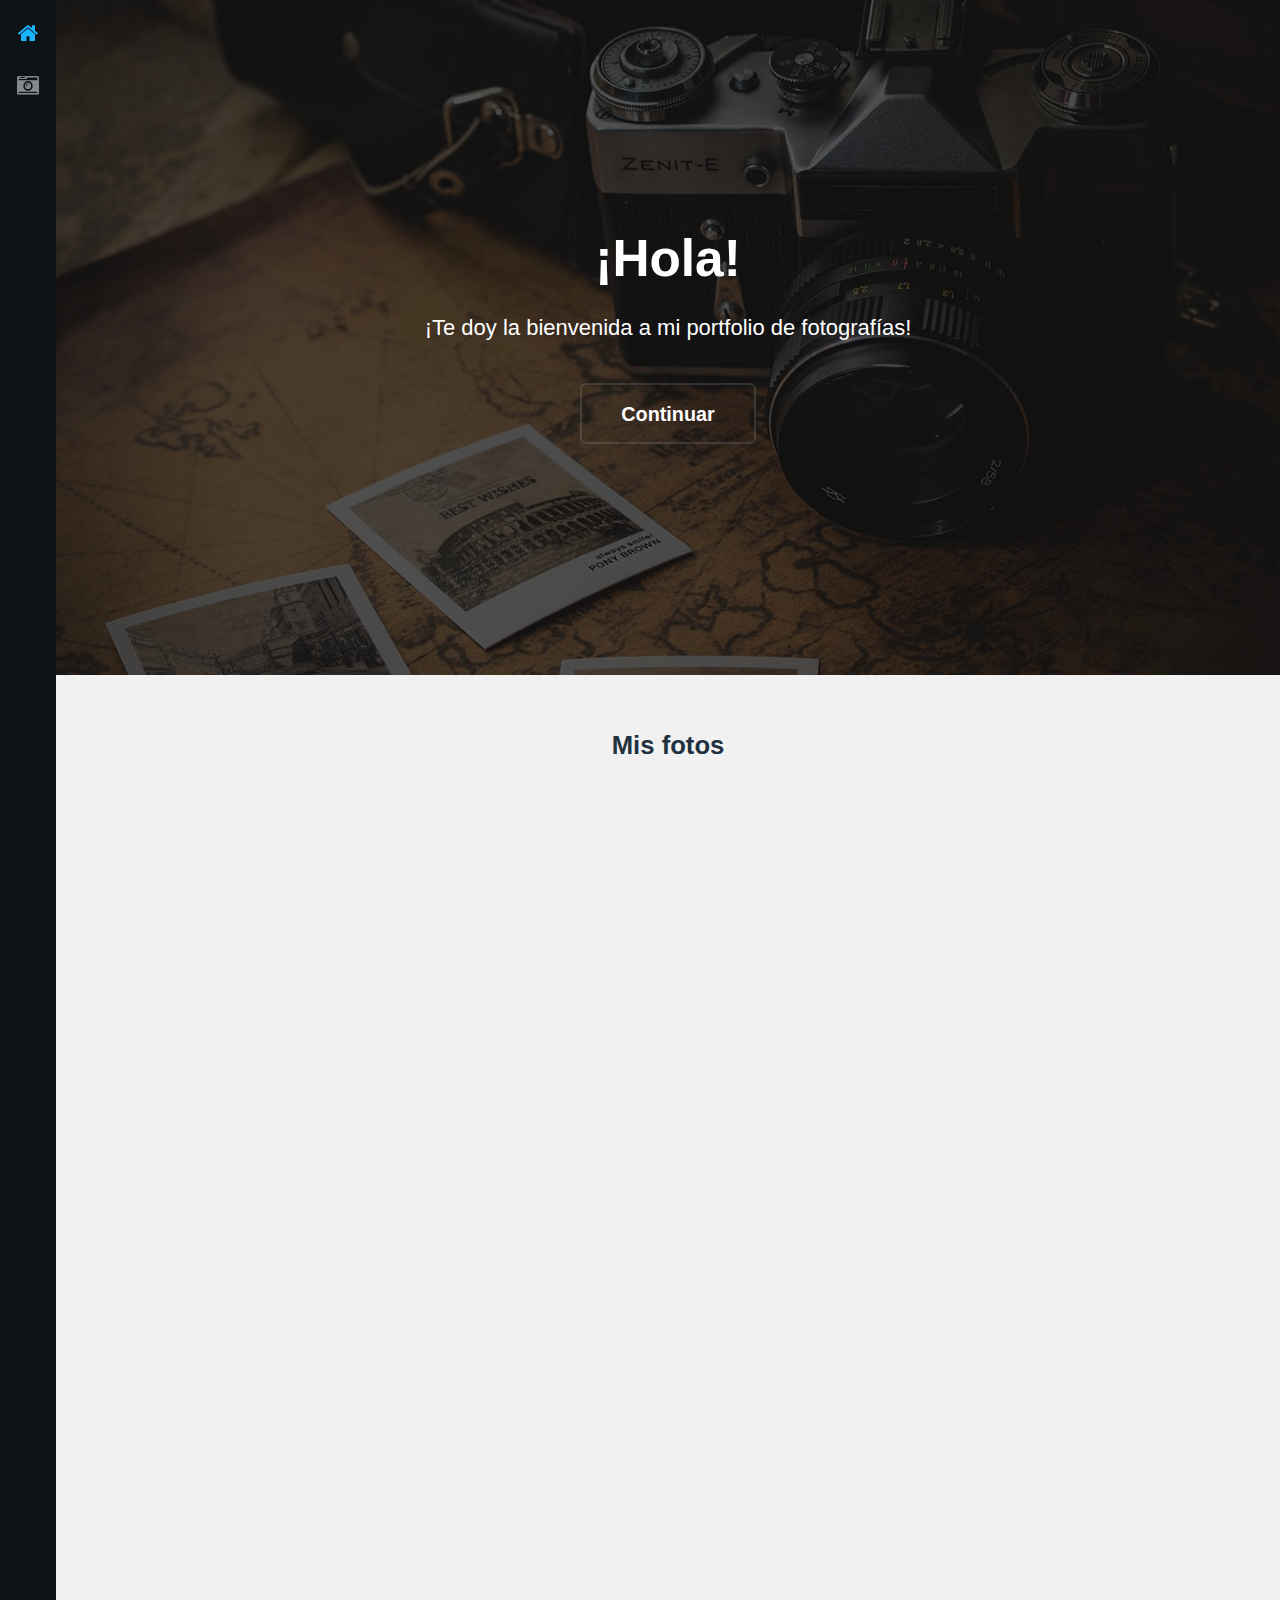
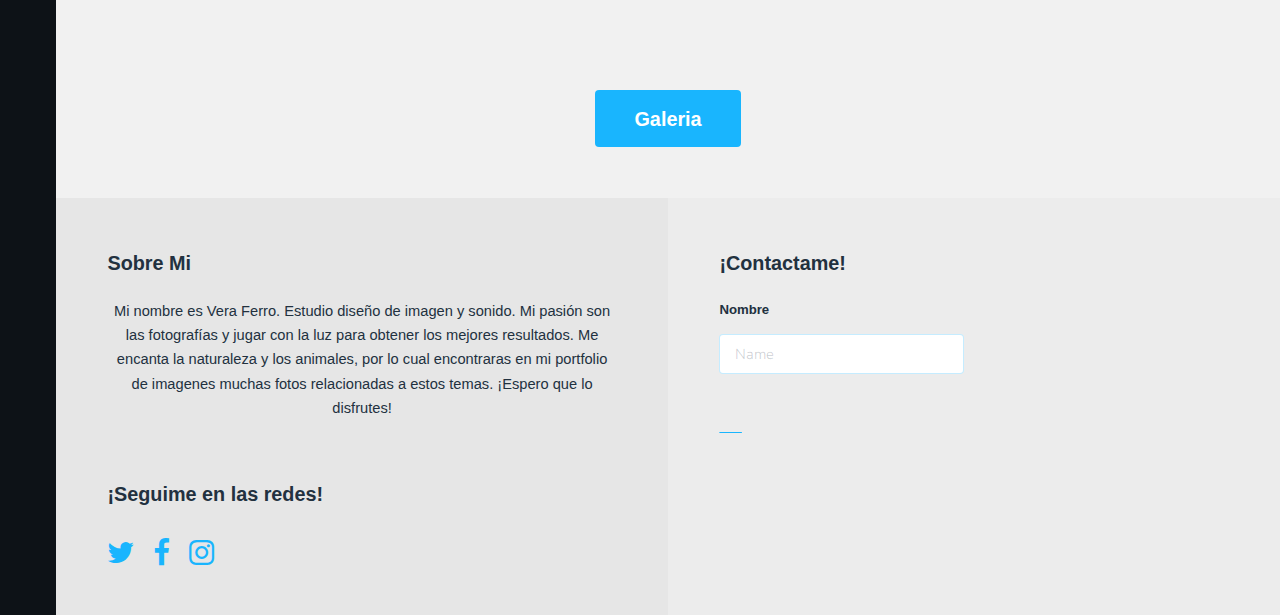
<file: index.html>
<!DOCTYPE HTML>
<!--
	Snapshot by TEMPLATED
	templated.co @templatedco
	Released for free under the Creative Commons Attribution 3.0 license (templated.co/license)
-->
<html>
	<head>
		<title>Vera Ferro Fotografía</title>
		<meta charset="utf-8" />
		<meta name="viewport" content="width=device-width, initial-scale=1" />
		<link rel="stylesheet" href="assets/css/main.css" />
		<link rel="stylesheet" href="https://use.fontawesome.com/releases/v5.8.1/css/all.css" integrity="sha384-50oBUHEmvpQ+1lW4y57PTFmhCaXp0ML5d60M1M7uH2+nqUivzIebhndOJK28anvf" crossorigin="anonymous">
		<link rel="icon" href="descarga.ico">

		<meta http-equiv="X-UA-Compatible" content="IE=edge">

	<link rel="stylesheet" href="https://stackpath.bootstrapcdn.com/font-awesome/4.7.0/css/font-awesome.min.css">
	</head>
	<body>
		<div class="page-wrap">

			<!-- Nav -->
				<nav id="nav">
					<ul>
						<li><a href="index.html" class="active"><span class="icon fa-home"></span></a></li>
						<li><a href="gallery.html"><span class="icon fa-camera-retro"></span></a></li>
							</ul>
				</nav>

			<!-- Main -->
				<section id="main">

					<!-- Banner -->
						<section id="banner">
							<div class="inner">
								<h1>¡Hola!</h1>
								<p><i class="fas fa-camera"></i> ¡Te doy la bienvenida a mi portfolio de fotografías! <i class="fas fa-camera"></i></p>
								<ul class="actions">
									<li><a href="#galleries" class="button alt scrolly big">Continuar</a></li>
								</ul>
							</div>
						</section>

					<!-- Gallery -->
						<section id="galleries">

							<!-- Photo Galleries -->
								<div class="gallery">
									<header class="special">
										<h2>Mis fotos</h2>
									</header>
									<div class="content">
										<div class="media">
											<a href="images/veri2.jpg"><img src="images/veri2.jpg" alt=""  /></a>
										</div>
										<div class="media">
											<a href="images/veri4.jpg"><img src="images/veri4.jpg" alt=""  /></a>
										</div>
										<div class="media">
											<a href="images/veri5.jpg"><img src="images/veri5.jpg" alt=""  /></a>
										</div>
										<div class="media">
											<a href="images/veri6.jpg"><img src="images/veri6.jpg" alt=""  /></a>
										</div>
										<div class="media">
											<a href="images/veri7.jpg"><img src="images/veri7.jpg" alt=""  /></a>
										</div>
										<div class="media">
											<a href="images/veri8.jpg"><img src="images/veri8.jpg" alt=""  /></a>
										</div>
										<div class="media">
											<a href="images/veri9.jpg"><img src="images/veri9.jpg" alt=""  /></a>
										</div>
										<div class="media">
											<a href="images/veri10.jpg"><img src="images/veri10.jpg" alt=""  /></a>
										</div>
									</div>
									<footer>
										<a href="gallery.html" class="button big">Galeria</a>
									</footer>
								</div>
						</section>

					<!-- Contact -->
						<section id="contact">
							<!-- Social -->
								<div class="social column">
									<h3>Sobre Mi</h3>
									<p>Mi nombre es Vera Ferro. Estudio diseño de imagen y sonido. Mi pasión son las fotografías y jugar con la luz para obtener los mejores resultados. Me encanta la naturaleza y los animales, por lo cual encontraras en mi portfolio de imagenes muchas fotos relacionadas a estos temas. ¡Espero que lo disfrutes!</p>
									<h3>¡Seguime en las redes!</h3>
									<ul class="icons">
										<li><a href="https://twitter.com/veriferro" class="icon fa-twitter"><span class="label">Twitter</span></a></li>
										<li><a href="https://www.facebook.com/veri.ferro" class="icon fa-facebook"><span class="label">Facebook</span></a></li>
										<li><a href="https://www.instagram.com/veraferro.ph/" class="icon fa-instagram"><span class="label">Instagram</span></a></li>
									</ul>
								</div>

							<!-- Form -->
								<div class="column">
									<h3>¡Contactame!</h3>
									<form action="#" method="post">
										<div class="field half first">
											<label for="name">Nombre</label>
											<input name="name" id="name" type="text" placeholder="Name">
										</div>
										<ul class="actions">
											<li><a href="https://wa.me/5491148886257?text=Me%20gustaría%20contratarte%20veri" class="whatsapp" target="_blank"> <i class="fab fa-whatsapp" style="font-size:30px;color:#47e647;"></i></a>	</li>
										</ul>
									</form>
								</div>

						</section>

				</section>
		</div>

		<!-- Scripts -->
			<script src="assets/js/jquery.min.js"></script>
			<script src="assets/js/jquery.poptrox.min.js"></script>
			<script src="assets/js/jquery.scrolly.min.js"></script>
			<script src="assets/js/skel.min.js"></script>
			<script src="assets/js/util.js"></script>
			<script src="assets/js/main.js"></script>

	</body>
</html>
</file>
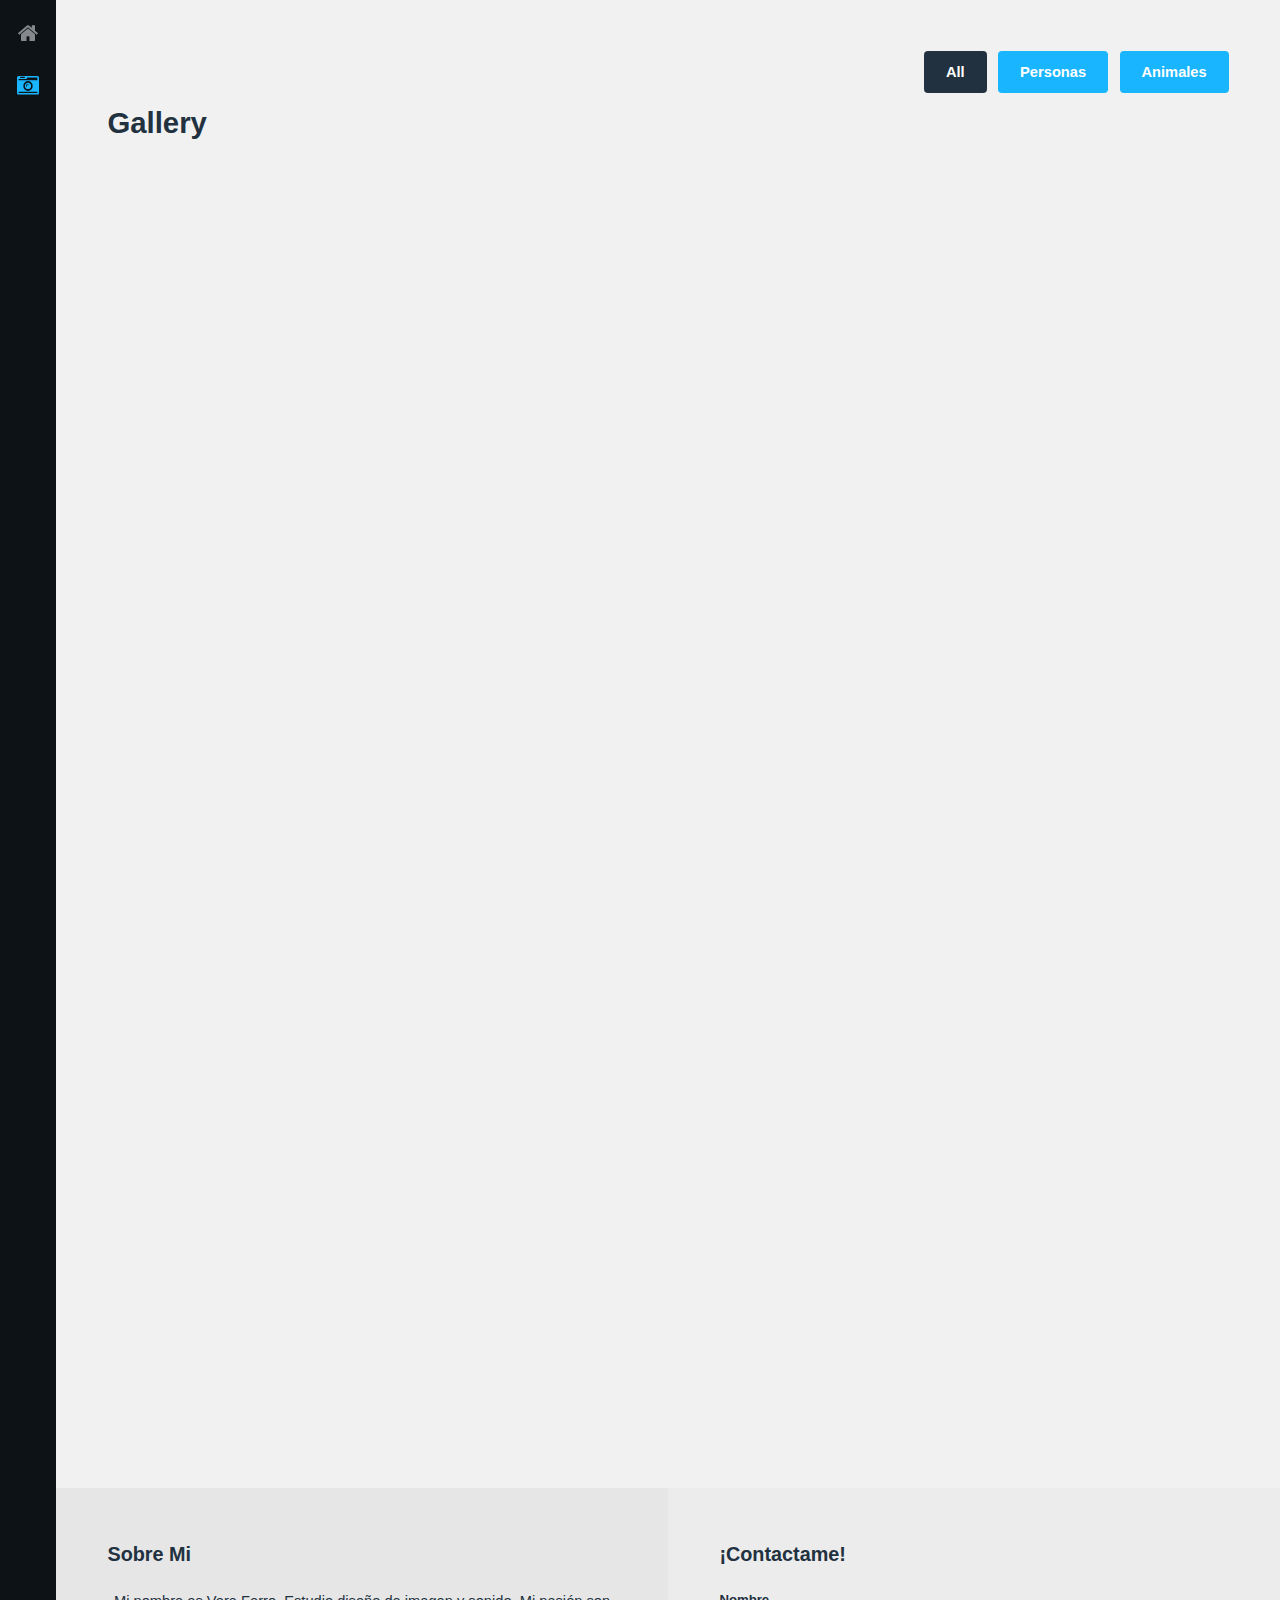
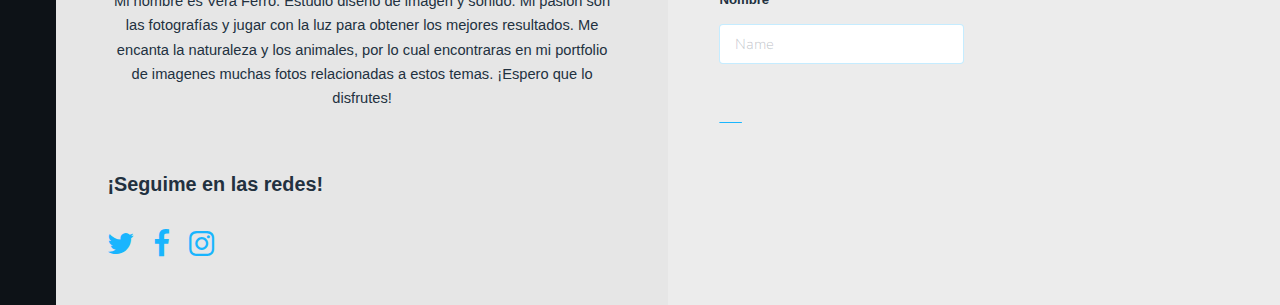
<file: gallery.html>
<!DOCTYPE HTML>
<!--
	Snapshot by TEMPLATED
	templated.co @templatedco
	Released for free under the Creative Commons Attribution 3.0 license (templated.co/license)
-->
<html>
	<head>
		<meta charset="utf-8" />
		<meta name="viewport" content="width=device-width, initial-scale=1" />
		<link rel="stylesheet" href="assets/css/main.css" />
		<link rel="stylesheet" href="https://use.fontawesome.com/releases/v5.8.1/css/all.css" integrity="sha384-50oBUHEmvpQ+1lW4y57PTFmhCaXp0ML5d60M1M7uH2+nqUivzIebhndOJK28anvf" crossorigin="anonymous">
		<link rel="icon" href="descarga.ico">

		<meta http-equiv="X-UA-Compatible" content="IE=edge">
	<link rel="stylesheet" href="https://stackpath.bootstrapcdn.com/font-awesome/4.7.0/css/font-awesome.min.css">

	</head>
	<body>
		<div class="page-wrap">

			<!-- Nav -->
				<nav id="nav">
					<ul>
						<li><a href="index.html"><span class="icon fa-home"></span></a></li>
						<li><a href="gallery.html" class="active"><span class="icon fa-camera-retro"></span></a></li>

					</ul>
				</nav>

			<!-- Main -->
				<section id="main">


					<!-- Gallery -->
						<section id="galleries">

							<!-- Photo Galleries -->
								<div class="gallery">

									<!-- Filters -->
										<header>
											<h1>Gallery</h1>
											<ul class="tabs">
												<li><a href="#" data-tag="all" class="button active">All</a></li>
												<li><a href="#" data-tag="people" class="button">Personas</a></li>
												<li><a href="#" data-tag="animals" class="button">Animales</a></li>
											</ul>
										</header>

										<div class="content">
											<div class="media all animals">
												<a href="images/veri2.jpg"><img src="images/veri2.jpg" alt="" title="Si te gustan mis fotos podes contactrme por las redes." /></a>
											</div>
											<div class="media all animals">
												<a href="images/veri6.jpg"><img src="images/veri6.jpg" alt="" title="Si te gustan mis fotos podes contactrme por las redes." /></a>
											</div>
											<div class="media all people">
												<a href="images/veri8.jpg"><img src="images/veri8.jpg" alt="" title="Si te gustan mis fotos podes contactrme por las redes." /></a>
											</div>
											<div class="media all people">
												<a href="images/veri10.jpg"><img src="images/veri10.jpg" alt="" title="Si te gustan mis fotos podes contactrme por las redes." /></a>
											</div>
											<div class="media all people">
												<a href="images/veri12.jpg"><img src="images/veri12.jpg" alt="" title="Si te gustan mis fotos podes contactrme por las redes" /></a>
											</div>
											<div class="media all animals">
												<a href="images/veri4.jpg"><img src="images/veri4.jpg" alt="" title="Si te gustan mis fotos podes contactrme por las redes." /></a>
											</div>
											<div class="media all animals">
												<a href="images/veri5.jpg"><img src="images/veri5.jpg" alt="" title="Si te gustan mis fotos podes contactrme por las redes." /></a>
											</div>
											<div class="media all animals">
												<a href="images/veri7.jpg"><img src="images/veri7.jpg" alt="" title="Si te gustan mis fotos podes contactrme por las redes." /></a>
											</div>
											<div class="media all people">
												<a href="images/veri9.jpg"><img src="images/veri9.jpg" alt="" title="Si te gustan mis fotos podes contactrme por las redes." /></a>
											</div>
											<div class="media all people">
												<a href="images/veri11.jpg"><img src="images/veri11.jpg" alt="" title="Si te gustan mis fotos podes contactrme por las redes." /></a>
											</div>
											<div class="media all animals">
												<a href="images/veri3.jpg"><img src="images/veri3.jpg" alt="" title="Si te gustan mis fotos podes contactrme por las redes." /></a>
											</div>
											<div class="media all animals">
												<a href="images/veri1.jpg"><img src="images/veri1.jpg" alt="" title="Si te gustan mis fotos podes contactrme por las redes." /></a>
											</div>
										</div>
								</div>
						</section>

											<!-- Contact -->
												<section id="contact">
													<!-- Social -->
														<div class="social column">
															<h3>Sobre Mi</h3>
															<p>Mi nombre es Vera Ferro. Estudio diseño de imagen y sonido. Mi pasión son las fotografías y jugar con la luz para obtener los mejores resultados. Me encanta la naturaleza y los animales, por lo cual encontraras en mi portfolio de imagenes muchas fotos relacionadas a estos temas. ¡Espero que lo disfrutes!</p>
															<h3>¡Seguime en las redes!</h3>
															<ul class="icons">
																<li><a href="https://twitter.com/veriferro" class="icon fa-twitter"><span class="label">Twitter</span></a></li>
																<li><a href="https://www.facebook.com/veri.ferro" class="icon fa-facebook"><span class="label">Facebook</span></a></li>
																<li><a href="https://www.instagram.com/veraferro.ph/" class="icon fa-instagram"><span class="label">Instagram</span></a></li>
															</ul>
														</div>

													<!-- Form -->
														<div class="column">
															<h3>¡Contactame!</h3>
															<form action="#" method="post">
																<div class="field half first">
																	<label for="name">Nombre</label>
																	<input name="name" id="name" type="text" placeholder="Name">
																</div>
																<ul class="actions">
																	<li><a href="https://wa.me/5491148886257?text=Me%20gustaría%20contratarte%20veri" class="whatsapp" target="_blank"> <i class="fab fa-whatsapp" style="font-size:30px;color:#47e647;"></i></a>	</li>
																</ul>
															</form>
														</div>

												</section>

				</section>
		</div>

		<!-- Scripts -->
			<script src="assets/js/jquery.min.js"></script>
			<script src="assets/js/jquery.poptrox.min.js"></script>
			<script src="assets/js/jquery.scrolly.min.js"></script>
			<script src="assets/js/skel.min.js"></script>
			<script src="assets/js/util.js"></script>
			<script src="assets/js/main.js"></script>

	</body>
</html>
</file>
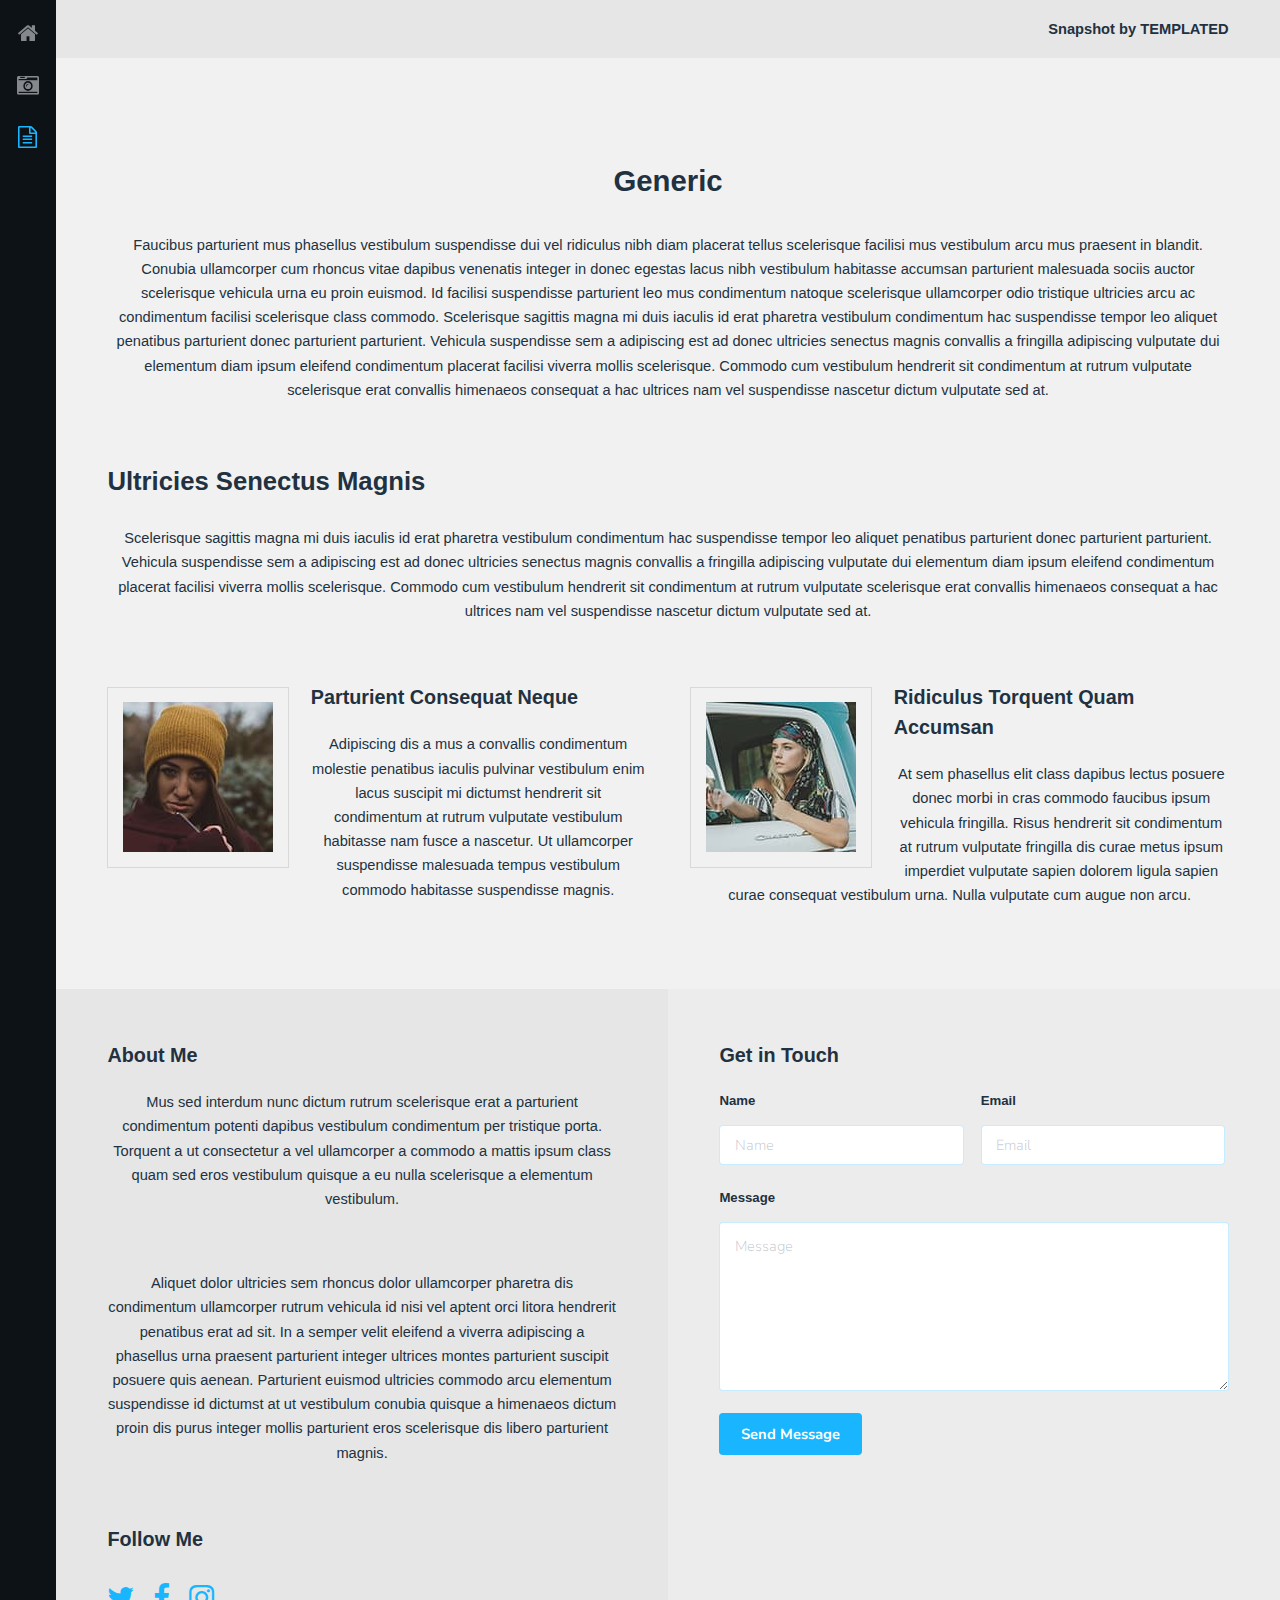
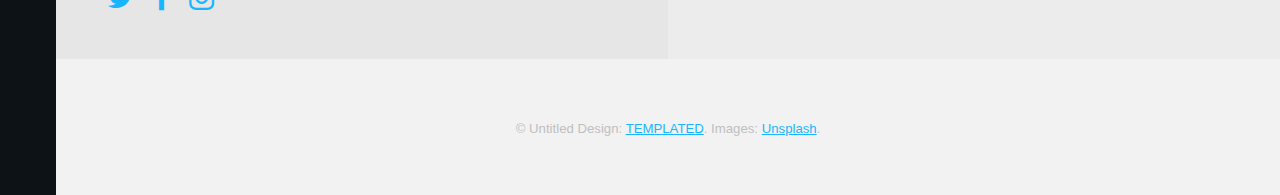
<file: generic.html>
<!DOCTYPE HTML>
<!--
	Snapshot by TEMPLATED
	templated.co @templatedco
	Released for free under the Creative Commons Attribution 3.0 license (templated.co/license)
-->
<html>
	<head>
		<title>Generic - Snapshot by TEMPLATED</title>
		<meta charset="utf-8" />
		<meta name="viewport" content="width=device-width, initial-scale=1" />
		<link rel="stylesheet" href="assets/css/main.css" />
	</head>
	<body>
		<div class="page-wrap">

			<!-- Nav -->
				<nav id="nav">
					<ul>
						<li><a href="index.html"><span class="icon fa-home"></span></a></li>
						<li><a href="gallery.html"><span class="icon fa-camera-retro"></span></a></li>
						<li><a href="generic.html" class="active"><span class="icon fa-file-text-o"></span></a></li>
					</ul>
				</nav>

			<!-- Main -->
				<section id="main">

					<!-- Header -->
						<header id="header">
							<div>Snapshot <span>by TEMPLATED</span></div>
						</header>

					<!-- Section -->
						<section>
							<div class="inner">
								<header>
									<h1>Generic</h1>
								</header>
								<p>Faucibus parturient mus phasellus vestibulum suspendisse dui vel ridiculus nibh diam placerat tellus scelerisque facilisi mus vestibulum arcu mus praesent in blandit. Conubia ullamcorper cum rhoncus vitae dapibus venenatis integer in donec egestas lacus nibh vestibulum habitasse accumsan parturient malesuada sociis auctor scelerisque vehicula urna eu proin euismod. Id facilisi suspendisse parturient leo mus condimentum natoque scelerisque ullamcorper odio tristique ultricies arcu ac condimentum facilisi scelerisque class commodo. Scelerisque sagittis magna mi duis iaculis id erat pharetra vestibulum condimentum hac suspendisse tempor leo aliquet penatibus parturient donec parturient parturient. Vehicula suspendisse sem a adipiscing est ad donec ultricies senectus magnis convallis a fringilla adipiscing vulputate dui elementum diam ipsum eleifend condimentum placerat facilisi viverra mollis scelerisque. Commodo cum vestibulum hendrerit sit condimentum at rutrum vulputate scelerisque erat convallis himenaeos consequat a hac ultrices nam vel suspendisse nascetur dictum vulputate sed at.</p>
								<h2>Ultricies Senectus Magnis</h2>
								<p>Scelerisque sagittis magna mi duis iaculis id erat pharetra vestibulum condimentum hac suspendisse tempor leo aliquet penatibus parturient donec parturient parturient. Vehicula suspendisse sem a adipiscing est ad donec ultricies senectus magnis convallis a fringilla adipiscing vulputate dui elementum diam ipsum eleifend condimentum placerat facilisi viverra mollis scelerisque. Commodo cum vestibulum hendrerit sit condimentum at rutrum vulputate scelerisque erat convallis himenaeos consequat a hac ultrices nam vel suspendisse nascetur dictum vulputate sed at.</p>
								<section class="columns double">
									<div class="column">
										<span class="image left special"><img src="images/pic01.jpg" alt="" /></span>
										<h3>Parturient Consequat Neque</h3>
										<p>
											Adipiscing dis a mus a convallis condimentum molestie penatibus iaculis pulvinar vestibulum enim lacus suscipit mi dictumst hendrerit sit condimentum at rutrum vulputate vestibulum habitasse nam fusce a nascetur. Ut ullamcorper suspendisse malesuada tempus vestibulum commodo habitasse suspendisse magnis.
										</p>
									</div>
									<div class="column">
										<span class="image left special"><img src="images/pic02.jpg" alt="" /></span>
										<h3>Ridiculus Torquent Quam Accumsan</h3>
										<p>
											At sem phasellus elit class dapibus lectus posuere donec morbi in cras commodo faucibus ipsum vehicula fringilla. Risus hendrerit sit condimentum at rutrum vulputate fringilla dis curae metus ipsum imperdiet vulputate sapien dolorem ligula sapien curae consequat vestibulum urna. Nulla vulputate cum augue non arcu.
										</p>
									</div>
								</section>
							</div>
						</section>

					<!-- Contact -->
						<section id="contact">
							<!-- Social -->
								<div class="social column">
									<h3>About Me</h3>
									<p>Mus sed interdum nunc dictum rutrum scelerisque erat a parturient condimentum potenti dapibus vestibulum condimentum per tristique porta. Torquent a ut consectetur a vel ullamcorper a commodo a mattis ipsum class quam sed eros vestibulum quisque a eu nulla scelerisque a elementum vestibulum.</p>
									<p>Aliquet dolor ultricies sem rhoncus dolor ullamcorper pharetra dis condimentum ullamcorper rutrum vehicula id nisi vel aptent orci litora hendrerit penatibus erat ad sit. In a semper velit eleifend a viverra adipiscing a phasellus urna praesent parturient integer ultrices montes parturient suscipit posuere quis aenean. Parturient euismod ultricies commodo arcu elementum suspendisse id dictumst at ut vestibulum conubia quisque a himenaeos dictum proin dis purus integer mollis parturient eros scelerisque dis libero parturient magnis.</p>
									<h3>Follow Me</h3>
									<ul class="icons">
										<li><a href="#" class="icon fa-twitter"><span class="label">Twitter</span></a></li>
										<li><a href="#" class="icon fa-facebook"><span class="label">Facebook</span></a></li>
										<li><a href="#" class="icon fa-instagram"><span class="label">Instagram</span></a></li>
									</ul>
								</div>

							<!-- Form -->
								<div class="column">
									<h3>Get in Touch</h3>
									<form action="#" method="post">
										<div class="field half first">
											<label for="name">Name</label>
											<input name="name" id="name" type="text" placeholder="Name">
										</div>
										<div class="field half">
											<label for="email">Email</label>
											<input name="email" id="email" type="email" placeholder="Email">
										</div>
										<div class="field">
											<label for="message">Message</label>
											<textarea name="message" id="message" rows="6" placeholder="Message"></textarea>
										</div>
										<ul class="actions">
											<li><input value="Send Message" class="button" type="submit"></li>
										</ul>
									</form>
								</div>

						</section>

					<!-- Footer -->
						<footer id="footer">
							<div class="copyright">
								&copy; Untitled Design: <a href="https://templated.co/">TEMPLATED</a>. Images: <a href="https://unsplash.com/">Unsplash</a>.
							</div>
						</footer>
				</section>
		</div>

		<!-- Scripts -->
			<script src="assets/js/jquery.min.js"></script>
			<script src="assets/js/jquery.poptrox.min.js"></script>
			<script src="assets/js/jquery.scrolly.min.js"></script>
			<script src="assets/js/skel.min.js"></script>
			<script src="assets/js/util.js"></script>
			<script src="assets/js/main.js"></script>

	</body>
</html>
</file>
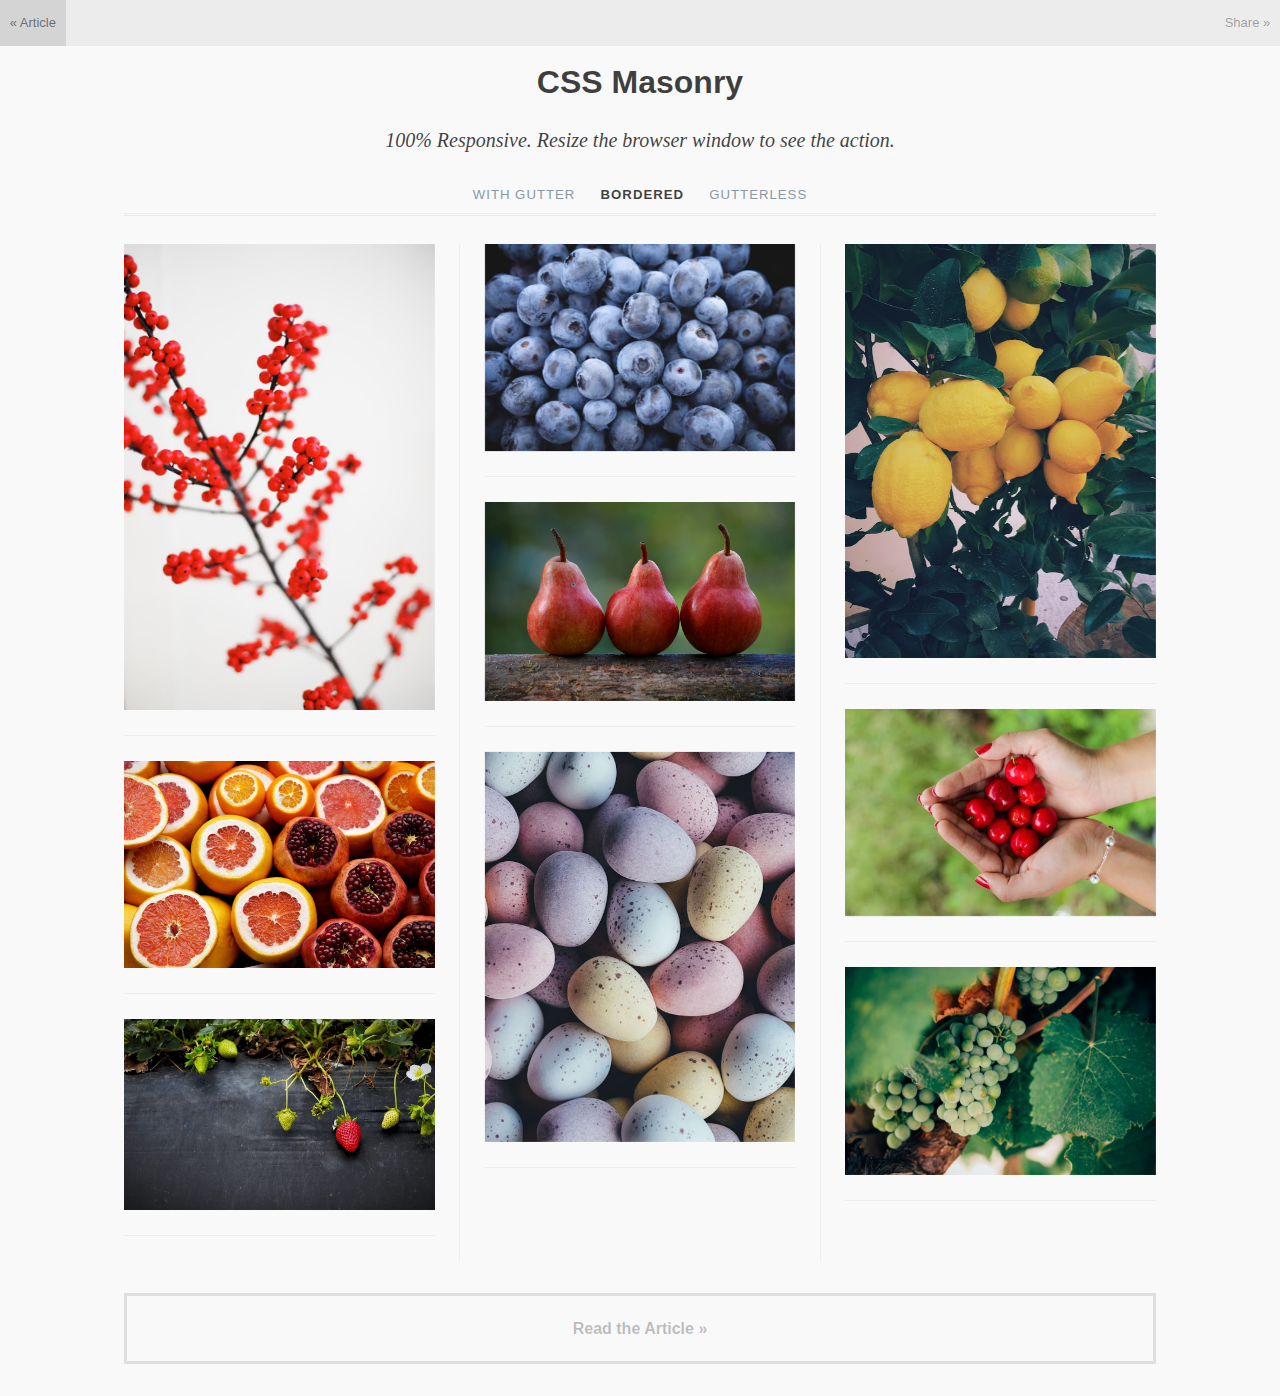
<file: css-masonry/masonry-bordered.html>
<!doctype html>
<html lang="en-US" class="has-lab-nav-bottom lab-theme-light">
<head>
  <meta charset="UTF-8">
  <meta name="viewport" content="width=device-width, initial-scale=1">
  <title>Responsive CSS Masonry - W3Bits</title>
  <link rel="stylesheet" href="files/css/labs.css">
  <link rel="stylesheet" href="files/css/masonry.css">
</head>
<body class="labs-template-default single single-labs postid-2409 logged-in admin-bar no-customize-support">
<div class="container">
  <nav class="cf lab-nav lab-nav--light">
    <a href="http://w3bits.com/css-masonry/" title="Back to the article" class="lab-article-link">&#171; Article</a>
    <ul class="lab-share">
      <li>
        <a href="https://www.addthis.com/bookmark.php?url=http://w3bits.com/css-masonry/" title="Share this page">Share &#187;</a>
      </li>
    </ul>
  </nav><!-- .lab-nav -->
  <div class="wrapper">
    <h1 class="title">CSS Masonry</h1>
    <h2 class="desc">100% Responsive. Resize the browser window to see the action.</h2>
    <div class="intro">
      <h3><a href="masonry-with-gutter.html" title="masonry-with-gutter.html">With Gutter</a></h3>
      <h3 title="Bordered Masonry">Bordered</h3>
      <h3><a href="masonry-gutterless.html" title="Gutterless masonry">Gutterless</a></h3>
    </div><!-- .intro -->
    <div class="masonry bordered">
      <div class="brick">
        <img src="files/images/cherry-plant.jpg" alt="Cherry plant" title="Cherry plant">
      </div>
      <div class="brick">
        <img src="files/images/oranges-pomegranates.jpg" alt="Oranges and Pomegranates" title="Oranges and Pomegranates">
      </div>
      <div class="brick">
        <img src="files/images/strawberry.jpg" alt="Strawberry" title="Strawberry">
      </div>
      <div class="brick">
        <img src="files/images/blueberries.jpg" alt="Blueberries" title="Blueberries">
      </div>
      <div class="brick">
        <img src="files/images/pears.jpg" alt="Pears" title="Pears">
      </div>
      <div class="brick">
        <img src="files/images/easter-eggs.jpg" alt="Easter-eggs" title="Easter-eggs">
      </div>
      <div class="brick">
        <img src="files/images/lemons.jpg" alt="Lemons" title="Lemons">
      </div>
      <div class="brick">
        <img src="files/images/cherries.jpg" alt="Cherries" title="Cherries">
      </div>
      <div class="brick">
        <img src="files/images/grapes.jpg" alt="Grapes" title="Grapes">
      </div>
    </div><!-- .masonry -->
    <a href="http://w3bits.com/css-masonry/" class="lab-article-button" title="Learn more about this demo, read the tutorial">Read the Article &#187;</a>
  </div>
</div>
</body>
</html>
</file>
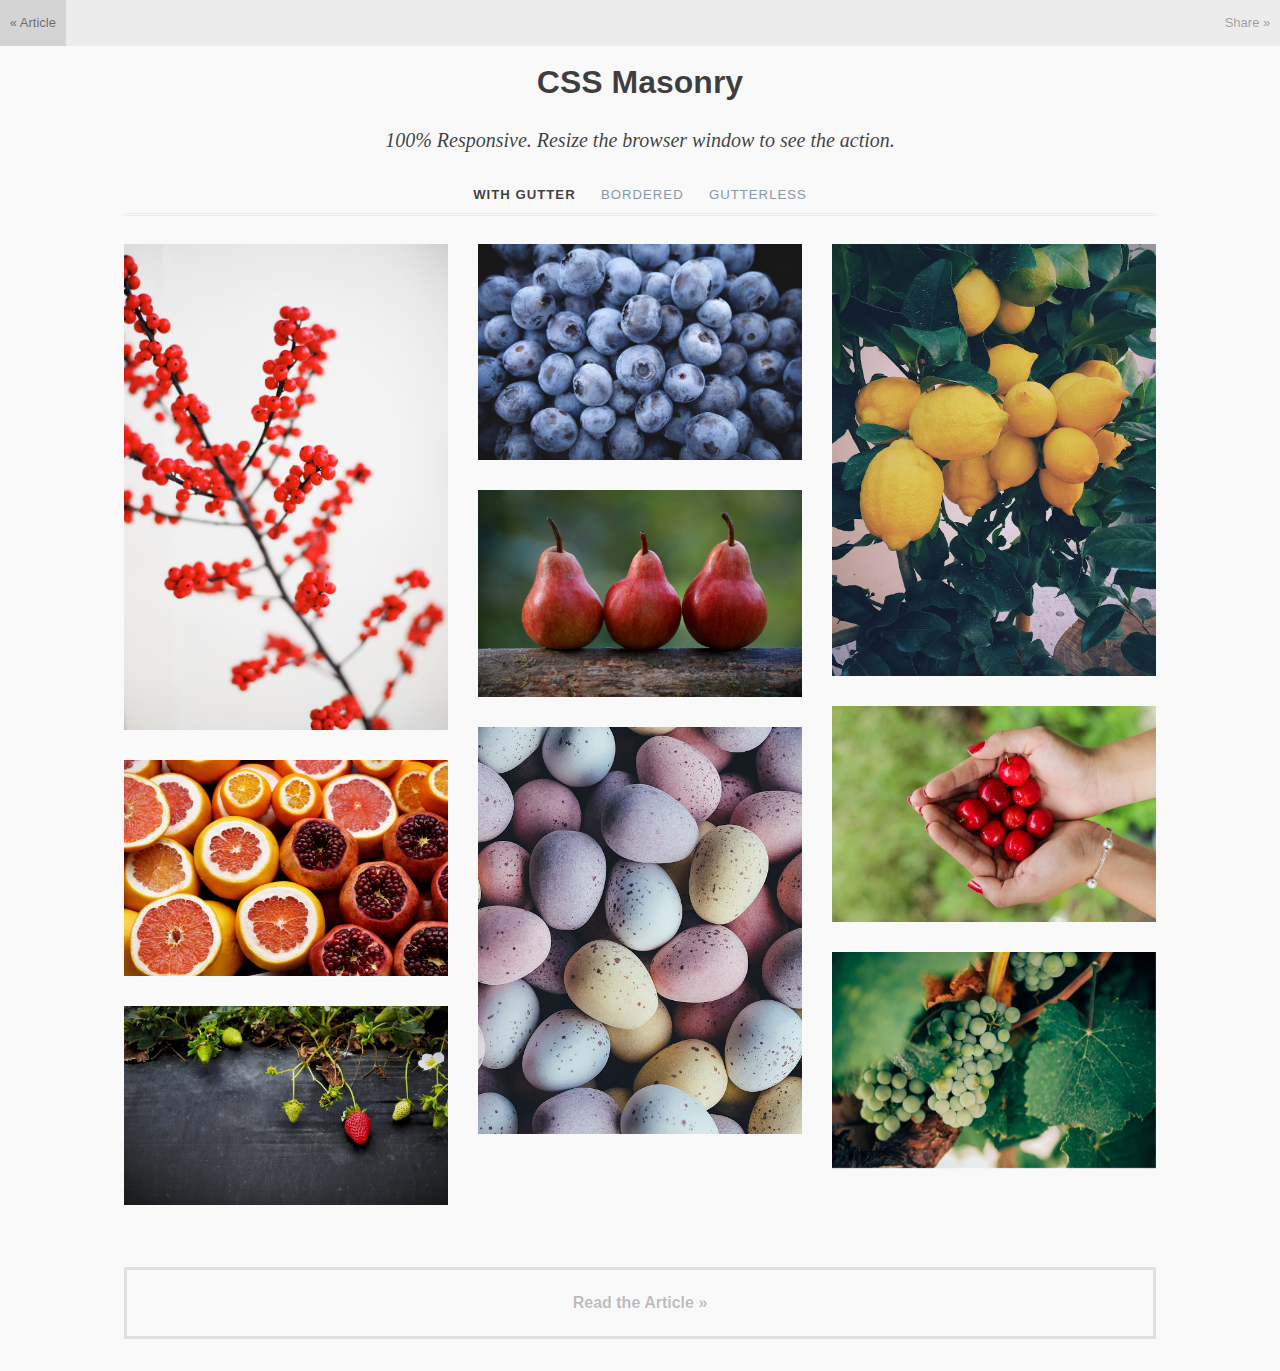
<file: css-masonry/masonry-with-gutter.html>
<!doctype html>
<html lang="en-US" class="has-lab-nav-bottom lab-theme-light">
<head>
  <meta charset="UTF-8">
  <meta name="viewport" content="width=device-width, initial-scale=1">
  <title>Responsive CSS Masonry - W3Bits</title>
  <link rel="stylesheet" href="files/css/labs.css">
  <link rel="stylesheet" href="files/css/masonry.css">
</head>
<body class="labs-template-default single single-labs postid-2409 logged-in admin-bar no-customize-support">
<div class="container">
  <nav class="cf lab-nav lab-nav--light">
    <a href="http://w3bits.com/css-masonry/" title="Back to the article" class="lab-article-link">&#171; Article</a>
    <ul class="lab-share">
      <li>
        <a href="https://www.addthis.com/bookmark.php?url=http://w3bits.com/css-masonry/" title="Share this page">Share &#187;</a>
      </li>
    </ul>
  </nav><!-- .lab-nav -->
  <div class="wrapper">
    <h1 class="title">CSS Masonry</h1>
    <h2 class="desc">100% Responsive. Resize the browser window to see the action.</h2>
    <div class="intro">
      <h3 title="Masonry with Gutter">With Gutter</h3>
      <h3><a href="masonry-bordered.html" title="Bordered Masonry">Bordered</a></h3>
      <h3><a href="masonry-gutterless.html" title="Gutterless masonry">Gutterless</a></h3>
    </div><!-- .intro -->
    <div class="masonry">
      <div class="brick">
        <img src="files/images/cherry-plant.jpg" alt="Cherry plant" title="Cherry plant">
      </div>
      <div class="brick">
        <img src="files/images/oranges-pomegranates.jpg" alt="Oranges and Pomegranates" title="Oranges and Pomegranates">
      </div>
      <div class="brick">
        <img src="files/images/strawberry.jpg" alt="Strawberry" title="Strawberry">
      </div>
      <div class="brick">
        <img src="files/images/blueberries.jpg" alt="Blueberries" title="Blueberries">
      </div>
      <div class="brick">
        <img src="files/images/pears.jpg" alt="Pears" title="Pears">
      </div>
      <div class="brick">
        <img src="files/images/easter-eggs.jpg" alt="Easter-eggs" title="Easter-eggs">
      </div>
      <div class="brick">
        <img src="files/images/lemons.jpg" alt="Lemons" title="Lemons">
      </div>
      <div class="brick">
        <img src="files/images/cherries.jpg" alt="Cherries" title="Cherries">
      </div>
      <div class="brick">
        <img src="files/images/grapes.jpg" alt="Grapes" title="Grapes">
      </div>
    </div><!-- .masonry -->
    <a href="http://w3bits.com/css-masonry/" class="lab-article-button" title="Learn more about this demo, read the tutorial">Read the Article &#187;</a>
  </div>
</div>
</body>
</html>
</file>
<file: css-masonry/files/css/masonry.css>
/* Defaults */
body {
  background: #f9f9f9;
  color: #465665;
}

a {
  color: #5b7083;
  transition: all .25s ease-in-out;
}

/* The title */
.title {
  font-weight: 700;
}

/* The description */
.desc {
  font-size: 1em;
  font-style: italic;
  font-family: Georgia, serif;
}

/* Text-centering */
.title,
.desc,
.intro {
  text-align: center;
}

/* Intro section */
.intro {
  margin: 1.75em 0 .75em;
  border-bottom: 3px double rgba(0, 0, 0, 0.05);
  margin-bottom: 1.75em;
}

.intro a {
  opacity: .7;
}

.intro a:hover {
  opacity: 1;
}

.intro h3 {
  font-size: .825em;
  font-weight: 700;
  text-transform: uppercase;
  display: inline-block;
  margin: .25em .75em .75em;
}

.intro h3 a {
  font-weight: 400;
}

/* Masonry grid */
.masonry {
  transition: all .5s ease-in-out;
  column-gap: 30px;
  column-fill: initial;
}

/* Masonry item */
.masonry .brick {
  margin-bottom: 30px;
  display: inline-block; /* Fix the misalignment of items */
  vertical-align: top; /* Keep the item on the very top */
}

/* Masonry image effects */
.masonry .brick img {
  transition: all .5s ease-in-out;
  backface-visibility: hidden; /* Remove Image flickering on hover */
}

.masonry .brick:hover img {
  opacity: .75;
}

/* Bordered masonry */
.masonry.bordered {
  column-rule: 1px solid #eee;
  column-gap: 50px;
}

.masonry.bordered .brick {
  padding-bottom: 25px;
  margin-bottom: 25px;
  border-bottom: 1px solid #eee;
}

/* Gutterless masonry */
.masonry.gutterless {
  column-gap: 0;
}

.masonry.gutterless .brick {
  margin-bottom: 0;
}

/* Masonry on tablets */
@media only screen and (min-width: 768px) and (max-width: 1023px) {
  .masonry {
    column-count: 2;
  }
}

/* Masonry on big screens */
@media only screen and (min-width: 1024px) {
  .desc {
    font-size: 1.25em;
  }

  .intro {
    letter-spacing: 1px;
  }

  .masonry {
    column-count: 3;
  }
}
</file>
<file: assets/css/main.css>
@import url(font-awesome.min.css);
@import url("https://fonts.googleapis.com/css?family=Nunito+Sans:300,400,600");

/*
	Snapshot by TEMPLATED
	templated.co @templatedco
	Released for free under the Creative Commons Attribution 3.0 license (templated.co/license)
*/

/* Reset */

	html, body, div, span, applet, object, iframe, h1, h2, h3, h4, h5, h6, p, blockquote, pre, a, abbr, acronym, address, big, cite, code, del, dfn, em, img, ins, kbd, q, s, samp, small, strike, strong, sub, sup, tt, var, b, u, i, center, dl, dt, dd, ol, ul, li, fieldset, form, label, legend, table, caption, tbody, tfoot, thead, tr, th, td, article, aside, canvas, details, embed, figure, figcaption, footer, header, hgroup, menu, nav, output, ruby, section, summary, time, mark, audio, video {
		margin: 0;
		padding: 0;
		border: 0;
		font-size: 100%;
		font: inherit;
		vertical-align: baseline;
	}

	article, aside, details, figcaption, figure, footer, header, hgroup, menu, nav, section {
		display: block;
	}

	body {
		line-height: 1;
	}

	ol, ul {
		list-style: none;
	}

	blockquote, q {
		quotes: none;
	}

	blockquote:before, blockquote:after, q:before, q:after {
		content: '';
		content: none;
	}

	table {
		border-collapse: collapse;
		border-spacing: 0;
	}

	body {
		-webkit-text-size-adjust: none;
	}

/* Box Model */

	*, *:before, *:after {
		-moz-box-sizing: border-box;
		-webkit-box-sizing: border-box;
		box-sizing: border-box;
	}

/* Basic */

	@-ms-viewport {
		width: device-width;
	}

	body {
		-ms-overflow-style: scrollbar;
	}

	@media screen and (max-width: 480px) {

		html, body {
			min-width: 320px;
		}

	}

	body {
		background: #fff;
	}

		body.is-loading *, body.is-loading *:before, body.is-loading *:after {
			-moz-animation: none !important;
			-webkit-animation: none !important;
			-ms-animation: none !important;
			animation: none !important;
			-moz-transition: none !important;
			-webkit-transition: none !important;
			-ms-transition: none !important;
			transition: none !important;
		}

/* Type */

	body {
		background-color: #fff;
		color: #22313F;
	}

	body, input, select, textarea {
		font-family: "Nunito Sans", Arial, Helvetica, sans-serif;
		font-size: 13pt;
		font-weight: 300;
		line-height: 1.65;
	}

		@media screen and (max-width: 1680px) {

			body, input, select, textarea {
				font-size: 11pt;
			}

		}

		@media screen and (max-width: 1280px) {

			body, input, select, textarea {
				font-size: 11pt;
			}

		}

		@media screen and (max-width: 980px) {

			body, input, select, textarea {
				font-size: 11pt;
			}

		}

		@media screen and (max-width: 736px) {

			body, input, select, textarea {
				font-size: 12pt;
			}

		}

		@media screen and (max-width: 480px) {

			body, input, select, textarea {
				font-size: 12pt;
			}

		}

	a {
		text-decoration: underline;
		color: #19B5FE;
	}

		a:hover {
			text-decoration: none;
			color: #019be3;
		}

	strong, b {
		font-weight: 700;
	}

	em, i {
		font-style: italic;
	}

	p {
		margin: 0 0 2em 0;
	}

	h1, h2, h3, h4, h5, h6 {
		font-weight: 700;
		line-height: 1.5;
		margin: 0 0 1em 0;
	}

		h1 a, h2 a, h3 a, h4 a, h5 a, h6 a {
			color: inherit;
			text-decoration: none;
		}

	h1 {
		font-size: 2em;
	}

		@media screen and (max-width: 480px) {

			h1 {
				font-size: 1.5em;
			}

		}

	h2 {
		font-size: 1.75em;
	}

		@media screen and (max-width: 480px) {

			h2 {
				font-size: 1.4em;
			}

		}

	h3 {
		font-size: 1.35em;
	}

	h4 {
		font-size: 1.1em;
	}

	h5 {
		font-size: 0.9em;
	}

	h6 {
		font-size: 0.7em;
	}

	sub {
		font-size: 0.8em;
		position: relative;
		top: 0.5em;
	}

	sup {
		font-size: 0.8em;
		position: relative;
		top: -0.5em;
	}

	blockquote {
		border-left: solid 4px;
		font-style: italic;
		margin: 0 0 2em 0;
		padding: 0.5em 0 0.5em 2em;
	}

	code {
		border-radius: 4px;
		border: solid 1px;
		font-family: "Courier New", monospace;
		font-size: 0.9em;
		margin: 0 0.25em;
		padding: 0.25em 0.65em;
	}

	pre {
		-webkit-overflow-scrolling: touch;
		font-family: "Courier New", monospace;
		font-size: 0.9em;
		margin: 0 0 2em 0;
	}

		pre code {
			display: block;
			line-height: 1.75;
			padding: 1em 1.5em;
			overflow-x: auto;
		}

	hr {
		border: 0;
		border-bottom: solid 1px;
		margin: 2em 0;
	}

		hr.major {
			margin: 3em 0;
		}

	.align-left {
		text-align: left;
	}

	.align-center {
		text-align: center;
	}

	.align-right {
		text-align: right;
	}

/* Box */

	.box {
		border-radius: 4px;
		border: solid 1px rgba(144, 144, 144, 0.25);
		margin-bottom: 2em;
		padding: 1.5em;
	}

		.box > :last-child,
		.box > :last-child > :last-child,
		.box > :last-child > :last-child > :last-child {
			margin-bottom: 0;
		}

		.box.alt {
			border: 0;
			border-radius: 0;
			padding: 0;
		}

/* Button */

	input[type="submit"],
	input[type="reset"],
	input[type="button"],
	button,
	.button {
		-moz-appearance: none;
		-webkit-appearance: none;
		-ms-appearance: none;
		appearance: none;
		-moz-transition: background-color 0.2s ease-in-out, color 0.2s ease-in-out;
		-webkit-transition: background-color 0.2s ease-in-out, color 0.2s ease-in-out;
		-ms-transition: background-color 0.2s ease-in-out, color 0.2s ease-in-out;
		transition: background-color 0.2s ease-in-out, color 0.2s ease-in-out;
		background: #19B5FE;
		color: #FFF;
		border-radius: 4px;
		border: 0;
		cursor: pointer;
		display: inline-block;
		font-weight: 700;
		height: 2.85em;
		line-height: 2.95em;
		padding: 0 1.5em;
		text-align: center;
		text-decoration: none;
		white-space: nowrap;
	}

		input[type="submit"].active,
		input[type="reset"].active,
		input[type="button"].active,
		button.active,
		.button.active {
			color: #FFF;
			background: #22313F;
		}

			input[type="submit"].active:hover,
			input[type="reset"].active:hover,
			input[type="button"].active:hover,
			button.active:hover,
			.button.active:hover {
				color: #FFF;
				background: #22313F;
			}

		input[type="submit"]:hover,
		input[type="reset"]:hover,
		input[type="button"]:hover,
		button:hover,
		.button:hover {
			color: #FFF;
			background: #019be3;
		}

		input[type="submit"].alt,
		input[type="reset"].alt,
		input[type="button"].alt,
		button.alt,
		.button.alt {
			background: none;
			box-shadow: 0 0 0 2px rgba(144, 144, 144, 0.25);
		}

			input[type="submit"].alt:hover,
			input[type="reset"].alt:hover,
			input[type="button"].alt:hover,
			button.alt:hover,
			.button.alt:hover {
				background: rgba(144, 144, 144, 0.075);
				box-shadow: 0 0 0 2px rgba(144, 144, 144, 0.25);
			}

		input[type="submit"].icon,
		input[type="reset"].icon,
		input[type="button"].icon,
		button.icon,
		.button.icon {
			padding-left: 1.35em;
		}

			input[type="submit"].icon:before,
			input[type="reset"].icon:before,
			input[type="button"].icon:before,
			button.icon:before,
			.button.icon:before {
				margin-right: 0.5em;
			}

		input[type="submit"].fit,
		input[type="reset"].fit,
		input[type="button"].fit,
		button.fit,
		.button.fit {
			display: block;
			margin: 0 0 1em 0;
			width: 100%;
		}

		input[type="submit"].small,
		input[type="reset"].small,
		input[type="button"].small,
		button.small,
		.button.small {
			font-size: 0.8em;
		}

		input[type="submit"].big,
		input[type="reset"].big,
		input[type="button"].big,
		button.big,
		.button.big {
			font-size: 1.35em;
			padding: 0 2em;
		}

		input[type="submit"].disabled, input[type="submit"]:disabled,
		input[type="reset"].disabled,
		input[type="reset"]:disabled,
		input[type="button"].disabled,
		input[type="button"]:disabled,
		button.disabled,
		button:disabled,
		.button.disabled,
		.button:disabled {
			-moz-pointer-events: none;
			-webkit-pointer-events: none;
			-ms-pointer-events: none;
			pointer-events: none;
			opacity: 0.25;
		}

		@media screen and (max-width: 480px) {

			input[type="submit"],
			input[type="reset"],
			input[type="button"],
			button,
			.button {
				padding: 0;
			}

		}

/* Contact */

	#contact {
		display: -ms-flexbox;
		-ms-flex-pack: justify;
		display: -moz-flex;
		display: -webkit-flex;
		display: -ms-flex;
		display: flex;
		-moz-flex-wrap: wrap;
		-webkit-flex-wrap: wrap;
		-ms-flex-wrap: wrap;
		flex-wrap: wrap;
		-moz-justify-content: space-between;
		-webkit-justify-content: space-between;
		-ms-justify-content: space-between;
		justify-content: space-between;
		background: #ececec;
	}

		#contact form {
			margin: 0;
		}

		#contact .icons {
			margin-bottom: 1em;
		}

		#contact .column {
			padding: 3.5em 0 1.5em 0;
			padding-left: 3.5em;
			padding-right: 3.5em;
			width: 50%;
		}

			#contact .column.social {
				background: #e6e6e6;
			}

			@media screen and (max-width: 980px) {

				#contact .column {
					padding: 2em 0 0.1em 0;
					padding-left: 2em;
					padding-right: 2em;
				}

			}

			@media screen and (max-width: 736px) {

				#contact .column {
					width: 100%;
				}

			}

			@media screen and (max-width: 480px) {

				#contact .column {
					padding: 1em 0 0.1em 0;
					padding-left: 1em;
					padding-right: 1em;
				}

			}

/* Form */

	form {
		margin: 0 0 2em 0;
	}

		form .field {
			margin-bottom: 1.5em;
		}

			form .field.half {
				display: inline-block;
				width: 48%;
			}

				form .field.half.first {
					margin-right: 2.5%;
				}

		@media screen and (max-width: 980px) {

			form .field.half {
				display: block;
				width: 100%;
			}

				form .field.half.first {
					margin-right: 0;
				}

		}

	label {
		display: block;
		font-size: 0.9em;
		font-weight: 700;
		margin: 0 0 1em 0;
	}

	input[type="text"],
	input[type="password"],
	input[type="email"],
	select,
	textarea {
		-moz-appearance: none;
		-webkit-appearance: none;
		-ms-appearance: none;
		appearance: none;
		border-radius: 4px;
		border: solid 1px rgba(25, 181, 254, 0.25);
		color: inherit;
		display: block;
		outline: 0;
		padding: 0 1em;
		text-decoration: none;
		width: 100%;
	}

		input[type="text"]:invalid,
		input[type="password"]:invalid,
		input[type="email"]:invalid,
		select:invalid,
		textarea:invalid {
			box-shadow: none;
		}

		input[type="text"]:active, input[type="text"]:focus,
		input[type="password"]:active,
		input[type="password"]:focus,
		input[type="email"]:active,
		input[type="email"]:focus,
		select:active,
		select:focus,
		textarea:active,
		textarea:focus {
			border: solid 1px #19B5FE;
		}

	.select-wrapper {
		text-decoration: none;
		display: block;
		position: relative;
	}

		.select-wrapper:before {
			-moz-osx-font-smoothing: grayscale;
			-webkit-font-smoothing: antialiased;
			font-family: FontAwesome;
			font-style: normal;
			font-weight: normal;
			text-transform: none !important;
		}

		.select-wrapper:before {
			content: '\f078';
			display: block;
			height: 2.75em;
			line-height: 2.75em;
			pointer-events: none;
			position: absolute;
			right: 0;
			text-align: center;
			top: 0;
			width: 2.75em;
		}

		.select-wrapper select::-ms-expand {
			display: none;
		}

	input[type="text"],
	input[type="password"],
	input[type="email"],
	select {
		height: 2.75em;
	}

	textarea {
		padding: 0.75em 1em;
	}

	input[type="checkbox"],
	input[type="radio"] {
		-moz-appearance: none;
		-webkit-appearance: none;
		-ms-appearance: none;
		appearance: none;
		display: block;
		float: left;
		margin-right: -2em;
		opacity: 0;
		width: 1em;
		z-index: -1;
	}

		input[type="checkbox"] + label,
		input[type="radio"] + label {
			text-decoration: none;
			cursor: pointer;
			display: inline-block;
			font-size: 1em;
			font-weight: 300;
			padding-left: 2.4em;
			padding-right: 0.75em;
			position: relative;
		}

			input[type="checkbox"] + label:before,
			input[type="radio"] + label:before {
				-moz-osx-font-smoothing: grayscale;
				-webkit-font-smoothing: antialiased;
				font-family: FontAwesome;
				font-style: normal;
				font-weight: normal;
				text-transform: none !important;
			}

			input[type="checkbox"] + label:before,
			input[type="radio"] + label:before {
				border-radius: 4px;
				border: solid 1px;
				content: '';
				display: inline-block;
				height: 1.65em;
				left: 0;
				line-height: 1.58125em;
				position: absolute;
				text-align: center;
				top: 0;
				width: 1.65em;
			}

		input[type="checkbox"]:checked + label:before,
		input[type="radio"]:checked + label:before {
			content: '\f00c';
		}

	input[type="checkbox"] + label:before {
		border-radius: 4px;
	}

	input[type="radio"] + label:before {
		border-radius: 100%;
	}

	::-webkit-input-placeholder {
		opacity: 1.0;
		color: rgba(34, 49, 63, 0.25);
	}

	:-moz-placeholder {
		opacity: 1.0;
		color: rgba(34, 49, 63, 0.25);
	}

	::-moz-placeholder {
		opacity: 1.0;
		color: rgba(34, 49, 63, 0.25);
	}

	:-ms-input-placeholder {
		opacity: 1.0;
		color: rgba(34, 49, 63, 0.25);
	}

	.formerize-placeholder {
		opacity: 1.0;
		color: rgba(34, 49, 63, 0.25);
	}

/* Gallery */

	@-moz-keyframes gallery {
		100% {
			opacity: 1;		}
	}

	@-webkit-keyframes gallery {
		100% {
			opacity: 1;		}
	}

	@-ms-keyframes gallery {
		100% {
			opacity: 1;		}
	}

	@keyframes gallery {
		100% {
			opacity: 1;		}
	}

	.gallery {
		padding: 3.5em;
		position: relative;
		overflow: hidden;
		min-height: 37em;
	}

		@media screen and (max-width: 980px) {

			.gallery {
				padding: 2em;
				min-height: 20em;
			}

				.gallery header h2 {
					margin-bottom: 1em;
				}

		}

		@media screen and (max-width: 480px) {

			.gallery {
				padding: 1em;
			}

		}

		.gallery header {
			display: -ms-flexbox;
			-ms-flex-pack: justify;
			display: -moz-flex;
			display: -webkit-flex;
			display: -ms-flex;
			display: flex;
			-moz-flex-wrap: wrap;
			-webkit-flex-wrap: wrap;
			-ms-flex-wrap: wrap;
			flex-wrap: wrap;
			-moz-justify-content: space-between;
			-webkit-justify-content: space-between;
			-ms-justify-content: space-between;
			justify-content: space-between;
		}

			.gallery header.special {
				-moz-justify-content: center;
				-webkit-justify-content: center;
				-ms-justify-content: center;
				justify-content: center;
			}

			@media screen and (max-width: 736px) {

				.gallery header {
					display: block;
				}

			}

			@media screen and (max-width: 480px) {

				.gallery header h2 {
					margin-bottom: .5em;
				}

			}

		.gallery footer {
			text-align: center;
			margin-top: 4em;
		}

		.gallery .content {
			display: -ms-flexbox;
			display: -moz-flex;
			display: -webkit-flex;
			display: -ms-flex;
			display: flex;
			-moz-flex-wrap: wrap;
			-webkit-flex-wrap: wrap;
			-ms-flex-wrap: wrap;
			flex-wrap: wrap;
			-moz-justify-content: -moz-flex-start;
			-webkit-justify-content: -webkit-flex-start;
			-ms-justify-content: -ms-flex-start;
			justify-content: flex-start;
		}

			.gallery .content .media {
				-moz-animation: gallery 0.75s ease-out 0.4s forwards;
				-webkit-animation: gallery 0.75s ease-out 0.4s forwards;
				-ms-animation: gallery 0.75s ease-out 0.4s forwards;
				animation: gallery 0.75s ease-out 0.4s forwards;
				margin-bottom: 0;
				overflow: hidden;
				opacity: 0;
				position: relative;
				width: 25%;
			}

				.gallery .content .media a {
					display: block;
				}

				.gallery .content .media img {
					-moz-transition: -moz-transform 0.2s ease-in-out;
					-webkit-transition: -webkit-transform 0.2s ease-in-out;
					-ms-transition: -ms-transform 0.2s ease-in-out;
					transition: transform 0.2s ease-in-out;
					max-width: 100%;
					height: auto;
					vertical-align: middle;
				}

				.gallery .content .media:hover img {
					-moz-transform: scale(1.075);
					-webkit-transform: scale(1.075);
					-ms-transform: scale(1.075);
					transform: scale(1.075);
				}

				@media screen and (max-width: 736px) {

					.gallery .content .media {
						width: 50%;
					}

				}

				@media screen and (max-width: 480px) {

					.gallery .content .media {
						width: 100%;
					}

				}

/* Icon */

	.icon {
		text-decoration: none;
		border-bottom: none;
		position: relative;
	}

		.icon:before {
			-moz-osx-font-smoothing: grayscale;
			-webkit-font-smoothing: antialiased;
			font-family: FontAwesome;
			font-style: normal;
			font-weight: normal;
			text-transform: none !important;
		}

		.icon > .label {
			display: none;
		}

/* Image */

	.image {
		border: 0;
		display: inline-block;
		position: relative;
	}

		.image img {
			display: block;
		}

		.image.left, .image.right {
			max-width: 40%;
		}

			.image.left img, .image.right img {
				width: 100%;
			}

			@media screen and (max-width: 480px) {

				.image.left, .image.right {
					max-width: 100%;
					width: 100%;
				}

			}

		.image.left {
			float: left;
			margin: 0 1.5em 1em 0;
			top: 0.25em;
		}

			@media screen and (max-width: 480px) {

				.image.left {
					float: none;
					margin: 0 0 1em 0;
				}

			}

		.image.right {
			float: right;
			margin: 0 0 1em 1.5em;
			top: 0.25em;
		}

			@media screen and (max-width: 480px) {

				.image.right {
					float: none;
					margin: 0 0 1em 0;
				}

			}

		.image.fit {
			display: block;
			margin: 0 0 2em 0;
			width: 100%;
		}

			.image.fit img {
				width: 100%;
			}

		.image.special {
			border: solid 1px rgba(144, 144, 144, 0.25);
			padding: 1em;
		}

		.image.main {
			display: block;
			margin: 0 0 3em 0;
			width: 100%;
		}

			.image.main img {
				width: 100%;
			}

/* List */

	ol {
		list-style: decimal;
		margin: 0 0 2em 0;
		padding-left: 1.25em;
	}

		ol li {
			padding-left: 0.25em;
		}

	ul {
		list-style: disc;
		margin: 0 0 2em 0;
		padding-left: 1em;
	}

		ul li {
			padding-left: 0.5em;
		}

		ul.alt {
			list-style: none;
			padding-left: 0;
		}

			ul.alt li {
				border-top: solid 1px;
				padding: 0.5em 0;
			}

				ul.alt li:first-child {
					border-top: 0;
					padding-top: 0;
				}

		ul.tabs {
			list-style: none;
			padding-left: 0;
		}

			ul.tabs li {
				display: inline-block;
			}

				ul.tabs li:first-child {
					padding: 0;
				}

				@media screen and (max-width: 736px) {

					ul.tabs li {
						display: block;
						margin: 0 0 .25em 0;
						padding: 0;
					}

						ul.tabs li .button {
							width: 100%;
						}

				}

			@media screen and (max-width: 480px) {

				ul.tabs {
					margin-bottom: 1em;
				}

			}

		ul.icons {
			cursor: default;
			list-style: none;
			padding-left: 0;
		}

			ul.icons li {
				display: inline-block;
				padding: 0 1em 0 0;
			}

				ul.icons li:last-child {
					padding-right: 0;
				}

				ul.icons li .icon:before {
					font-size: 2em;
				}

		ul.actions {
			cursor: default;
			list-style: none;
			padding-left: 0;
		}

			ul.actions li {
				display: inline-block;
				padding: 0 1em 0 0;
				vertical-align: middle;
			}

				ul.actions li:last-child {
					padding-right: 0;
				}

			ul.actions.small li {
				padding: 0 0.5em 0 0;
			}

			ul.actions.vertical li {
				display: block;
				padding: 1em 0 0 0;
			}

				ul.actions.vertical li:first-child {
					padding-top: 0;
				}

				ul.actions.vertical li > * {
					margin-bottom: 0;
				}

			ul.actions.vertical.small li {
				padding: 0.5em 0 0 0;
			}

				ul.actions.vertical.small li:first-child {
					padding-top: 0;
				}

			ul.actions.fit {
				display: table;
				margin-left: -1em;
				padding: 0;
				table-layout: fixed;
				width: calc(100% + 1em);
			}

				ul.actions.fit li {
					display: table-cell;
					padding: 0 0 0 1em;
				}

					ul.actions.fit li > * {
						margin-bottom: 0;
					}

				ul.actions.fit.small {
					margin-left: -0.5em;
					width: calc(100% + 0.5em);
				}

					ul.actions.fit.small li {
						padding: 0 0 0 0.5em;
					}

			@media screen and (max-width: 480px) {

				ul.actions {
					margin: 0 0 2em 0;
				}

					ul.actions li {
						padding: 1em 0 0 0;
						display: block;
						text-align: center;
						width: 100%;
					}

						ul.actions li:first-child {
							padding-top: 0;
						}

						ul.actions li > * {
							width: 100%;
							margin: 0 !important;
						}

							ul.actions li > *.icon:before {
								margin-left: -2em;
							}

					ul.actions.small li {
						padding: 0.5em 0 0 0;
					}

						ul.actions.small li:first-child {
							padding-top: 0;
						}

			}

	dl {
		margin: 0 0 2em 0;
	}

		dl dt {
			display: block;
			font-weight: 700;
			margin: 0 0 1em 0;
		}

		dl dd {
			margin-left: 2em;
		}

/* Section/Article */

	section.special, article.special {
		text-align: center;
	}

	section .inner, article .inner {
		padding: 3.5em 0 1.5em 0;
		padding-left: 3.5em;
		padding-right: 3.5em;
	}

		@media screen and (max-width: 980px) {

			section .inner, article .inner {
				padding: 2em 0 0.1em 0;
				padding-right: 2em;
				padding-left: 2em;
			}

		}

		@media screen and (max-width: 480px) {

			section .inner, article .inner {
				padding: 1em 0 0.1em 0;
				padding-right: 1em;
				padding-left: 1em;
			}

		}

	section .columns, article .columns {
		display: -ms-flexbox;
		display: -moz-flex;
		display: -webkit-flex;
		display: -ms-flex;
		display: flex;
		-moz-flex-wrap: wrap;
		-webkit-flex-wrap: wrap;
		-ms-flex-wrap: wrap;
		flex-wrap: wrap;
		-moz-justify-content: space-between;
		-webkit-justify-content: space-between;
		-ms-justify-content: space-between;
		justify-content: space-between;
	}

		section .columns.double .column, article .columns.double .column {
			width: 48%;
		}

			@media screen and (max-width: 980px) {

				section .columns.double .column, article .columns.double .column {
					width: 100%;
				}

			}

	header p {
		position: relative;
		margin: 0 0 1.5em 0;
	}

	header h2 + p {
		font-size: 1.25em;
		margin-top: -1em;
	}

	header h3 + p {
		font-size: 1.1em;
		margin-top: -0.8em;
	}

	header h4 + p,
	header h5 + p,
	header h6 + p {
		font-size: 0.9em;
		margin-top: -0.6em;
	}

/* Table */

	.table-wrapper {
		-webkit-overflow-scrolling: touch;
		overflow-x: auto;
	}

	table {
		margin: 0 0 2em 0;
		width: 100%;
	}

		table tbody tr {
			border: solid 1px;
			border-left: 0;
			border-right: 0;
		}

		table td {
			padding: 0.75em 0.75em;
		}

		table th {
			font-size: 0.9em;
			font-weight: 700;
			padding: 0 0.75em 0.75em 0.75em;
			text-align: left;
		}

		table thead {
			border-bottom: solid 2px;
		}

		table tfoot {
			border-top: solid 2px;
		}

		table.alt {
			border-collapse: separate;
		}

			table.alt tbody tr td {
				border: solid 1px;
				border-left-width: 0;
				border-top-width: 0;
			}

				table.alt tbody tr td:first-child {
					border-left-width: 1px;
				}

			table.alt tbody tr:first-child td {
				border-top-width: 1px;
			}

			table.alt thead {
				border-bottom: 0;
			}

			table.alt tfoot {
				border-top: 0;
			}

/* Wrapper */

	.page-wrap {
		display: -ms-flexbox;
		display: -moz-flex;
		display: -webkit-flex;
		display: -ms-flex;
		display: flex;
		-moz-flex-wrap: nowrap;
		-webkit-flex-wrap: nowrap;
		-ms-flex-wrap: nowrap;
		flex-wrap: nowrap;
		-moz-justify-content: -moz-flex-start;
		-webkit-justify-content: -webkit-flex-start;
		-ms-justify-content: -ms-flex-start;
		justify-content: flex-start;
	}

	.wrapper {
		position: relative;
	}

		.wrapper > .inner {
			margin: 0 auto;
			width: 60em;
		}

		@media screen and (max-width: 1280px) {

			.wrapper > .inner {
				width: 65em;
			}

		}

		@media screen and (max-width: 980px) {

			.wrapper > .inner {
				width: 100%;
			}

		}

/* Header */

	#header {
		font-weight: 700;
	}

/* Menu */

	#nav {
		background: #0d1217;
		z-index: 10002;
		position: relative;
		width: 4em;
	}

		#nav ul {
			list-style: none;
			margin: 0;
			padding: 0;
			position: fixed;
			top: 1em;
			left: 0;
		}

			#nav ul li {
				padding: 0;
				width: 3.75em;
				text-align: Center;
				margin-bottom: 1em;
			}

				#nav ul li a {
					color: rgba(255, 255, 255, 0.5);
					text-decoration: none;
					font-size: 1.5em;
				}

					#nav ul li a:hover {
						color: white;
					}

					#nav ul li a.active {
						color: #19B5FE;
					}

				@media screen and (max-width: 736px) {

					#nav ul li {
						width: 3.4em;
					}

				}

/* Banner */

	body.is-loading #banner > .inner {
		opacity: 0;
		-moz-transform: translateY(1em);
		-webkit-transform: translateY(1em);
		-ms-transform: translateY(1em);
		transform: translateY(1em);
	}

	#banner {
		display: -ms-flexbox;
		-ms-flex-pack: center;
		-ms-flex-align: center;
		padding: 8em 0 6em 0;
		-moz-align-items: center;
		-webkit-align-items: center;
		-ms-align-items: center;
		align-items: center;
		display: -moz-flex;
		display: -webkit-flex;
		display: -ms-flex;
		display: flex;
		-moz-justify-content: center;
		-webkit-justify-content: center;
		-ms-justify-content: center;
		justify-content: center;
		min-height: 75vh;
		height: 75vh;
		position: relative;
		background: #000;
		background-image: url(../../images/banner.jpg);
		background-size: cover;
		background-attachment: fixed;
		background-repeat: no-repeat;
		background-position: center;
		text-align: center;
		color: #FFF;
	}

		#banner:before {
			-moz-transition: opacity 3s ease;
			-webkit-transition: opacity 3s ease;
			-ms-transition: opacity 3s ease;
			transition: opacity 3s ease;
			-moz-transition-delay: 0.25s;
			-webkit-transition-delay: 0.25s;
			-ms-transition-delay: 0.25s;
			transition-delay: 0.25s;
			content: '';
			display: block;
			background-color: #000;
			height: 100%;
			left: 0;
			opacity: 0.65;
			position: absolute;
			top: 0;
			width: 100%;
			z-index: 1;
		}

		#banner .inner {
			-moz-transform: none;
			-webkit-transform: none;
			-ms-transform: none;
			transform: none;
			-moz-transition: opacity 1s ease, transform 1s ease;
			-webkit-transition: opacity 1s ease, transform 1s ease;
			-ms-transition: opacity 1s ease, transform 1s ease;
			transition: opacity 1s ease, transform 1s ease;
			position: relative;
			opacity: 1;
			z-index: 3;
			padding: 0 2em;
		}

		#banner h1 {
			font-size: 4em;
			line-height: 1em;
			margin: 0 0 0.5em 0;
			padding: 0;
			color: #FFF;
		}

		#banner p {
			font-size: 1.5em;
			margin-bottom: 1.75em;
		}

		#banner a {
			color: #FFF;
			text-decoration: none;
		}

		@media screen and (max-width: 1280px) {

			#banner h1 {
				font-size: 3.5em;
			}

		}

		@media screen and (max-width: 736px) {

			#banner {
				background-attachment: scroll;
			}

				#banner h1 {
					font-size: 2.25em;
				}

				#banner p {
					font-size: 1.25em;
				}

		}

/* Main */

	#main {
		background: #f1f1f1;
		width: 100%;
	}

		#main #header {
			background: #e6e6e6;
			padding: 1.15em 3.5em;
			text-align: right;
		}

			#main #header h1 {
				margin: 0;
				font-size: 1em;
			}

			@media screen and (max-width: 980px) {

				#main #header {
					padding: 1.15em 2em;
				}

			}

			@media screen and (max-width: 736px) {

				#main #header {
					text-align: center;
				}

			}

/* Footer */

	#footer {
		padding: 4em 0 2em 0;
		background: #f2f2f2;
	}

		#footer .copyright {
			color: #bfbfbf;
			font-size: 0.9em;
			margin: 0 0 2em 0;
			padding: 0 1em;
			text-align: center;
		}

		@media screen and (max-width: 736px) {

			#footer {
				padding: 3em 0 1em 0;
			}

		}

		body {
  font-family: sans-serif;
   margin: 0;
   background: #f2f2f2;
}

h1 {
  text-align: center;
  margin-top: 50px;
}

p {
  text-align: center;
  margin-bottom:60px;
}

h4{
  text-align:center;
  line-height:80px;
  font-weight:normal;

}

.masonry { /* Masonry container */
    -webkit-column-count: 4;
  -moz-column-count:4;
  column-count: 4;
  -webkit-column-gap: 1em;
  -moz-column-gap: 1em;
  column-gap: 1em;
   margin: 1.5em;
    padding: 0;
    -moz-column-gap: 1.5em;
    -webkit-column-gap: 1.5em;
    column-gap: 1.5em;
    font-size: .85em;
}
.item {
    display: inline-block;
    background: #fff;
    padding: 1em;
    margin: 0 0 1.5em;
    width: 100%;
	-webkit-transition:1s ease all;
    box-sizing: border-box;
    -moz-box-sizing: border-box;
    -webkit-box-sizing: border-box;
    box-shadow: 2px 2px 4px 0 #ccc;
}
.item img{max-width:100%;}

@media only screen and (max-width: 320px) {
    .masonry {
        -moz-column-count: 1;
        -webkit-column-count: 1;
        column-count: 1;
    }
}

@media only screen and (min-width: 321px) and (max-width: 768px){
    .masonry {
        -moz-column-count: 2;
        -webkit-column-count: 2;
        column-count: 2;
    }
}
@media only screen and (min-width: 769px) and (max-width: 1200px){
    .masonry {
        -moz-column-count: 3;
        -webkit-column-count: 3;
        column-count: 3;
    }
}
@media only screen and (min-width: 1201px) {
    .masonry {
        -moz-column-count: 4;
        -webkit-column-count: 4;
        column-count: 4;
    }
}
</file>
<file: css-masonry/files/css/labs.css>
/**
 * RESET
 * Reference: http://meyerweb.com/eric/tools/css/reset/
 */

html, body, div, span, applet, object, iframe,
h1, h2, h3, h4, h5, h6, p, blockquote, pre,
a, abbr, acronym, address, big, cite, code,
del, dfn, em, img, ins, kbd, q, s, samp,
small, strike, strong, sub, sup, tt, var,
b, u, i, center,
dl, dt, dd, ol, ul, li,
fieldset, form, label, legend,
table, caption, tbody, tfoot, thead, tr, th, td,
article, aside, canvas, details, embed,
figure, figcaption, footer, header, hgroup,
main, menu, nav, output, ruby, section, summary,
time, mark, audio, video {
  margin: 0;
  padding: 0;
  border: 0;
  font-size: 100%;
  font: inherit;
  vertical-align: baseline;
}

article, aside, details, figcaption, figure,
footer, header, hgroup, main, menu, nav, section {
  display: block;
}

body {
  line-height: 1.618;
  font-family: Arial, Helvetica, sans-serif;
}

ol, ul {
  list-style: none;
}

blockquote, q {
  quotes: none;
}

blockquote:before, blockquote:after,
q:before, q:after {
  content: '';
  content: none;
}

table {
  border-collapse: collapse;
  border-spacing: 0;
}

a {
  text-decoration: none;
}

code, pre, samp {
font-family: monospace;
}

/**
 * BASIC TYPE
 */

img, video {
  max-width: 100%;
  vertical-align: middle;
}

p {
  margin: 0 0 1em;
}

h1, h2, h3, h4 {
  margin: .5em 0 .75em;
  line-height: 1.3;
}

h1 {
  font-size: 1.5em;
}

h2 {
  font-size: 1.25em;
}

h3 {
  font-size: 1.125em;
}

h4 {
  font-size: 1em;
}

/**
 * BOX HACKING
 */

html {
  box-sizing: border-box;
}

*,
*:before,
*:after {
  box-sizing: inherit;
}

/**
 * CLEAR FLOATS
 * Reference: http://w3bits.com/clearfix
 */

.cf:after,
.lab-grid:after {
  content: "";
  display: table;
  clear: both;
}

/**
 * CONTENT WRAPPER
 */

.wrapper {
  margin-left: auto;
  margin-right: auto;
  padding-right: 1.5em;
  padding-left: 1.5em;
  max-width: 1080px;
}

/**
* ICON SYSTEM
*/

.icon {
  height: 1em;
  width: 1em;
  display: inline-block;
  vertical-align: middle;
  fill: currentColor;
}

/**
 * BUTTONS
 */

.buttons {
  margin: 1.5em 0;
}

.button {
  padding: 1em 1.5em;
  color: rgba(255, 255, 255, 0.75);
  border-radius: 3px;
}

.button:hover {
  color: rgba(255, 255, 255, 0.9);
}

.green-sea {
  background: #16a085;
}

.button.green-sea:hover {
  background: #1abc9c;
}

.belize-hole {
  background: #2980b9;
}

.button.belize-hole:hover {
  background: #3498db;
}

.pomegranate {
  background: #c0392b;
}

.button.pomegranate:hover {
  background: #e74c3c;
}

/**
 * HYPERLINKS & NAVIGATION
 */

.lab-nav {
  width: 100%;
}

.lab-nav--fixed {
  position: fixed;
}

.lab-nav--top {
  top: 0;
}

.lab-nav--bottom {
  bottom: 0;
}

.lab-nav,
.lab-follow {
  font-size: 13px;
  line-height: 1;
}

.lab-theme-light body {
  color: rgba(0, 0, 0, .75);
}

.lab-theme-light .lab-nav,
.lab-theme-light .lab-follow {
  background: rgba(0, 0, 0, 0.05);
}

.lab-theme-light .lab-nav,
.lab-theme-light .lab-follow,
.lab-theme-light .lab-nav a {
  color: rgba(0, 0, 0, 0.35);
}

.lab-theme-light .lab-nav a:hover,
.lab-theme-light .lab-nav a:active,
.lab-theme-light .lab-nav a:focus,
.lab-theme-light .lab-follow:hover,
.lab-theme-light .lab-follow:active,
.lab-theme-light .lab-follow:focus {
  background: rgba(0, 0, 0, 0.1);
  color: rgba(0, 0, 0, 0.5);
}

.lab-theme-light .lab-article-button {
  color: rgba(0, 0, 0, .25);
  border: 3px solid rgba(0, 0, 0, .1);
}

.lab-theme-light .lab-article-button:hover,
.lab-theme-light .lab-article-button:active,
.lab-theme-light .lab-article-button:focus {
  color: rgba(0, 0, 0, .3);
  border-color: rgba(0, 0, 0, .15);
}

.lab-theme-dark body {
  color: rgba(255, 255, 255, .75);
}

.lab-theme-dark .lab-nav,
.lab-theme-dark .lab-follow {
  background: rgba(255, 255, 255, 0.05);
}

.lab-theme-dark .lab-nav,
.lab-theme-dark .lab-nav a,
.lab-theme-dark .lab-follow {
  color: rgba(255, 255, 255, 0.35);
}

.lab-theme-dark .lab-nav a:hover,
.lab-theme-dark .lab-nav a:active,
.lab-theme-dark .lab-nav a:focus,
.lab-theme-dark .lab-follow:hover,
.lab-theme-dark .lab-follow:active,
.lab-theme-dark .lab-follow:focus {
  background: rgba(255, 255, 255, 0.1);
  color: rgba(255, 255, 255, 0.5);
}

.lab-theme-dark .lab-article-button {
  color: rgba(255, 255, 255, .25);
  border: 3px solid rgba(255, 255, 255, .1);
}

.lab-theme-dark .lab-article-button:hover,
.lab-theme-dark .lab-article-button:active,
.lab-theme-dark .lab-article-button:focus {
  color: rgba(255, 255, 255, .3);
  border-color: rgba(255, 255, 255, .15);
}

.lab-follow,
.lab-article-link,
.lab-share a {
  padding: 1.25em .75em;
  display: inline-block;
  vertical-align: bottom;
  text-decoration: none;
}

.lab-follow,
.lab-article-link span,
.lab-share-link span {
  letter-spacing: 1px;
  text-transform: uppercase;
}

.lab-follow {
  display: none;
}

.lab-follow .icon {
  vertical-align: top;
}

.lab-article-link {
  float: left;
}

.lab-share {
  float: right;
  text-align: right;
}

.lab-share ul {
  margin: 0;
}

.lab-share li {
  display: inline;
  margin: 0;
}

.lab-article-button {
  font-weight: 700;
  display: block;
  margin: 2em 0;
  padding: 1.25em;
  text-align: center;
}

/**
 * Grid
 */
.lab-grid {
  width: 100%;
}

.lab-grid .lab-grid-cell {
  margin-bottom: 1.5em;
}

.lab-grid .lab-grid-cell--mb-2x {
  margin-bottom: 3em;
}

.lab-grid-cell {
  padding-left: 0;
}

.w-full {
  width: 100%;
}

.w-three-quarters {
  width: 75%;
}

.w-two-thirds {
  width: 66.66666%;
}

.w-half {
  width: 50%;
}

.w-third {
  width: 33.33333%;
}

.w-quarter {
  width: 25%;
}

/**
 * Pagination
 */

.labs-pagination {
  display: flex;
  justify-content: center;
}
.labs-pagination span,
.labs-pagination a {
  vertical-align: middle;
  margin: .5em;
}

.labs-pagination span a {
  padding: .5em 1em;
}

/**
* MEDIA SETTINGS
*/

@media only screen and (min-width: 1024px) {
  h1 {
    font-size: 2em;
  }
  h2 {
    font-size: 1.65em;
  }
  h3 {
    font-size: 1.25em;
  }
  h4 {
    font-size: 1em;
  }

  .w-full--d {
    width: 100%;
  }

  .w-three-quarters--d {
    width: 75%;
  }

  .w-two-thirds--d {
    width: 66.66666%;
  }

  .w-half--d {
    width: 50%;
  }

  .w-third--d {
    width: 33.33333%;
  }

  .w-quarter--d {
    width: 25%;
  }
}

@media only screen and (max-width: 767px) {
  .lab-article-link span,
  .lab-share span {
    display: none;
  }
}

@media only screen and (min-width: 1024px) {
  .lab-follow {
    display: inline-block;
    position: fixed;
    right: -34px;
    bottom: 20%;
    transform: rotate(-90deg);
  }
}

@media only screen and (min-width: 768px) {
  .lab-grid {
    margin-left: -1.5em;
    width: calc( 100% + 1.5em );
  }

  .lab-grid-cell {
    float: left;
    padding-left: 1.5em;
  }
}

@media only screen and (max-width: 1023px) and (min-width: 768px) {
  h1 {
    font-size: 1.75em;
  }
  h2 {
    font-size: 1.45em;
  }

  .lab-grid--3 .lab-grid-cell {
    width: 50%;
  }

  .w-full--t {
    width: 100%;
  }

  .w-three-quarters--t {
    width: 75%;
  }

  .w-two-thirds--t {
    width: 66.66666%;
  }

  .w-half--t {
    width: 50%;
  }

  .w-third--t {
    width: 33.33333%;
  }

  .w-quarter--t {
    width: 25%;
  }
}

@media only screen and (max-width: 767px) {
  .lab-share {
    text-align: right;
  }

  .w-full--m {
    width: 100%;
  }

  .w-three-quarters--m {
    width: 75%;
  }

  .w-two-thirds--m {
    width: 66.66666%;
  }

  .w-half--m {
    width: 50%;
  }

  .w-third--m {
    width: 33.33333%;
  }

  .w-quarter--m {
    width: 25%;
  }
}
</file>
